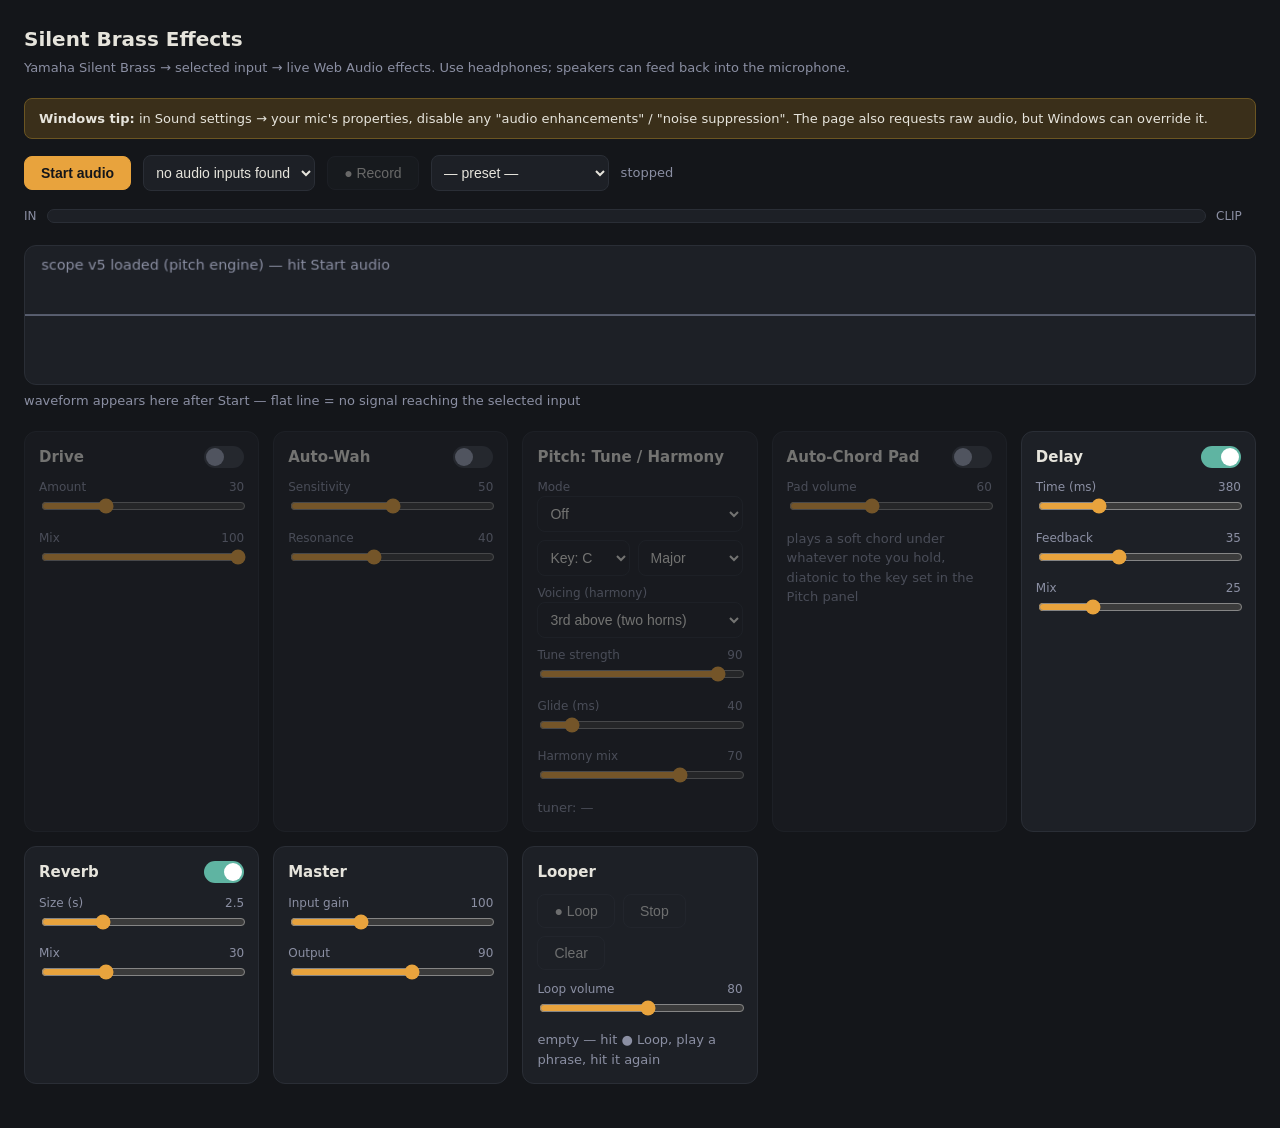
<file: assets/jazz/effects.html>
<!DOCTYPE html>
<html lang="en">
<head>
<meta charset="utf-8">
<meta name="viewport" content="width=device-width, initial-scale=1">
<title>Silent Brass Effects · Jazz Project</title>
<style>
  :root {
    --bg: #14161a;
    --panel: #1d2026;
    --panel-edge: #2a2e36;
    --text: #e6e4dc;
    --dim: #8b8fa3;
    --accent: #e8a33d;
    --accent2: #5fb4a2;
    --danger: #d9534f;
  }
  * { box-sizing: border-box; }
  body {
    margin: 0; padding: 24px;
    background: var(--bg); color: var(--text);
    font: 15px/1.5 system-ui, sans-serif;
  }
  h1 { font-size: 20px; margin: 0 0 4px; }
  .sub { color: var(--dim); margin: 0 0 20px; font-size: 13px; }
  .top { display: flex; gap: 12px; align-items: center; flex-wrap: wrap; margin-bottom: 16px; }
  button {
    background: var(--panel); color: var(--text);
    border: 1px solid var(--panel-edge); border-radius: 8px;
    padding: 8px 16px; font-size: 14px; cursor: pointer;
  }
  button:hover { border-color: var(--accent); }
  button.primary { background: var(--accent); color: #14161a; border-color: var(--accent); font-weight: 600; }
  button.active { background: var(--accent2); color: #14161a; border-color: var(--accent2); font-weight: 600; }
  button.rec { background: var(--danger); color: #fff; border-color: var(--danger); }
  button:disabled { opacity: .4; cursor: default; }
  select {
    background: var(--panel); color: var(--text);
    border: 1px solid var(--panel-edge); border-radius: 8px; padding: 8px; font-size: 14px;
  }
  .status { font-size: 13px; color: var(--dim); }
  .warn {
    background: #3a2f1a; border: 1px solid #6b5522; border-radius: 8px;
    padding: 10px 14px; font-size: 13px; margin-bottom: 16px;
  }
  .meter-wrap { display:flex; align-items:center; gap:10px; margin-bottom: 20px; }
  .meter { flex: 1; height: 14px; background: var(--panel); border-radius: 7px; overflow: hidden; border: 1px solid var(--panel-edge); }
  .meter-fill { height: 100%; width: 0%; background: linear-gradient(90deg, var(--accent2), var(--accent) 70%, var(--danger)); transition: width .05s linear; }
  .clip { font-size: 12px; color: var(--dim); width: 40px; }
  .clip.on { color: var(--danger); font-weight: 700; }
  .rack { display: grid; grid-template-columns: repeat(auto-fit, minmax(230px, 1fr)); gap: 14px; }
  .fx {
    background: var(--panel); border: 1px solid var(--panel-edge);
    border-radius: 12px; padding: 14px;
  }
  .fx.off { opacity: .45; }
  .fx header { display: flex; justify-content: space-between; align-items: center; margin-bottom: 10px; }
  .fx h2 { font-size: 15px; margin: 0; }
  .toggle {
    width: 40px; height: 22px; border-radius: 11px; background: #3a3e48;
    position: relative; cursor: pointer; border: none; padding: 0;
  }
  .toggle::after {
    content: ""; position: absolute; top: 2px; left: 2px;
    width: 18px; height: 18px; border-radius: 50%; background: #9aa0b4; transition: left .12s;
  }
  .toggle.on { background: var(--accent2); }
  .toggle.on::after { left: 20px; background: #fff; }
  .ctl { margin: 8px 0; }
  .ctl label { display: flex; justify-content: space-between; font-size: 12px; color: var(--dim); }
  .ctl input[type=range] { width: 100%; accent-color: var(--accent); }
  .looper-row { display: flex; gap: 8px; margin-top: 8px; flex-wrap: wrap; }
  .footer { margin-top: 20px; font-size: 12px; color: var(--dim); }
  a { color: var(--accent2); }
</style>
</head>
<body>
<h1>Silent Brass Effects</h1>
<p class="sub">Yamaha Silent Brass → selected input → live Web Audio effects. Use headphones; speakers can feed back into the microphone.</p>

<div class="warn" id="enhanceWarn">
  <b>Windows tip:</b> in Sound settings → your mic's properties, disable any "audio enhancements" / "noise suppression". The page also requests raw audio, but Windows can override it.
</div>

<div class="top">
  <button class="primary" id="startBtn">Start audio</button>
  <select id="deviceSel" title="Input device"><option>inputs appear after start…</option></select>
  <button id="recBtn" disabled>● Record</button>
  <select id="presetSel">
    <option value="">— preset —</option>
    <option value="hall">Big Hall</option>
    <option value="space">Space Echo</option>
    <option value="miles">Miles '73 (wah + drive)</option>
    <option value="dry">Almost Dry</option>
    <option value="twohorns">Two Horns (3rds)</option>
    <option value="hardtune">Hard-Tune (robot)</option>
    <option value="gospel">Gospel Pad</option>
  </select>
  <span class="status" id="status">stopped</span>
</div>

<div class="meter-wrap">
  <span style="font-size:12px;color:var(--dim)">IN</span>
  <div class="meter"><div class="meter-fill" id="meterFill"></div></div>
  <span class="clip" id="clipInd">CLIP</span>
</div>

<canvas id="scope" width="1200" height="140" style="width:100%;height:140px;background:var(--panel);border:1px solid var(--panel-edge);border-radius:12px;margin-bottom:20px;display:block"></canvas>
<p class="status" style="margin:-14px 0 20px" id="scopeInfo">waveform appears here after Start — flat line = no signal reaching the selected input</p>

<div class="rack">

  <div class="fx off" data-fx="drive">
    <header><h2>Drive</h2><button class="toggle" data-toggle="drive"></button></header>
    <div class="ctl"><label>Amount <span>30</span></label><input type="range" data-param="drive.amount" min="0" max="100" value="30"></div>
    <div class="ctl"><label>Mix <span>100</span></label><input type="range" data-param="drive.mix" min="0" max="100" value="100"></div>
  </div>

  <div class="fx off" data-fx="wah">
    <header><h2>Auto-Wah</h2><button class="toggle" data-toggle="wah"></button></header>
    <div class="ctl"><label>Sensitivity <span>50</span></label><input type="range" data-param="wah.sens" min="0" max="100" value="50"></div>
    <div class="ctl"><label>Resonance <span>40</span></label><input type="range" data-param="wah.q" min="0" max="100" value="40"></div>
  </div>

  <div class="fx off" data-fx="pitch" id="pitchPanel">
    <header><h2>Pitch: Tune / Harmony</h2></header>
    <div class="ctl"><label>Mode</label>
      <select id="pitchMode" style="width:100%">
        <option value="off">Off</option>
        <option value="tune">Autotune</option>
        <option value="harmony">Harmony</option>
      </select>
    </div>
    <div class="ctl" style="display:flex;gap:8px">
      <select id="keySel" style="flex:1"></select>
      <select id="scaleSel" style="flex:1">
        <option value="major">Major</option>
        <option value="minor">Minor</option>
        <option value="mixolydian">Mixolydian</option>
        <option value="blues">Blues</option>
        <option value="chromatic">Chromatic</option>
      </select>
    </div>
    <div class="ctl"><label>Voicing (harmony)</label>
      <select id="voicingSel" style="width:100%">
        <option value="third">3rd above (two horns)</option>
        <option value="triad">3rd + 5th (section)</option>
        <option value="fifthdown">5th below (fat)</option>
        <option value="octaves">Octaves</option>
      </select>
    </div>
    <div class="ctl"><label>Tune strength <span>90</span></label><input type="range" data-param="pitch.strength" min="0" max="100" value="90"></div>
    <div class="ctl"><label>Glide (ms) <span>40</span></label><input type="range" data-param="pitch.glide" min="2" max="300" value="40"></div>
    <div class="ctl"><label>Harmony mix <span>70</span></label><input type="range" data-param="pitch.mix" min="0" max="100" value="70"></div>
    <div class="status" id="tuner">tuner: —</div>
  </div>

  <div class="fx off" data-fx="pad">
    <header><h2>Auto-Chord Pad</h2><button class="toggle" data-toggle="pad"></button></header>
    <div class="ctl"><label>Pad volume <span>60</span></label><input type="range" data-param="pad.vol" min="0" max="150" value="60"></div>
    <div class="status">plays a soft chord under whatever note you hold, diatonic to the key set in the Pitch panel</div>
  </div>

  <div class="fx" data-fx="delay">
    <header><h2>Delay</h2><button class="toggle on" data-toggle="delay"></button></header>
    <div class="ctl"><label>Time (ms) <span>380</span></label><input type="range" data-param="delay.time" min="60" max="1200" value="380"></div>
    <div class="ctl"><label>Feedback <span>35</span></label><input type="range" data-param="delay.fb" min="0" max="90" value="35"></div>
    <div class="ctl"><label>Mix <span>25</span></label><input type="range" data-param="delay.mix" min="0" max="100" value="25"></div>
  </div>

  <div class="fx" data-fx="reverb">
    <header><h2>Reverb</h2><button class="toggle on" data-toggle="reverb"></button></header>
    <div class="ctl"><label>Size (s) <span>2.5</span></label><input type="range" data-param="reverb.size" min="0.3" max="8" step="0.1" value="2.5"></div>
    <div class="ctl"><label>Mix <span>30</span></label><input type="range" data-param="reverb.mix" min="0" max="100" value="30"></div>
  </div>

  <div class="fx" data-fx="master">
    <header><h2>Master</h2></header>
    <div class="ctl"><label>Input gain <span>100</span></label><input type="range" data-param="master.input" min="0" max="300" value="100"></div>
    <div class="ctl"><label>Output <span>90</span></label><input type="range" data-param="master.output" min="0" max="150" value="90"></div>
  </div>

  <div class="fx" data-fx="looper">
    <header><h2>Looper</h2></header>
    <div class="looper-row">
      <button id="loopRecBtn" disabled>● Loop</button>
      <button id="loopStopBtn" disabled>Stop</button>
      <button id="loopClearBtn" disabled>Clear</button>
    </div>
    <div class="ctl" style="margin-top:10px"><label>Loop volume <span>80</span></label><input type="range" data-param="looper.vol" min="0" max="150" value="80"></div>
    <div class="status" id="loopStatus">empty — hit ● Loop, play a phrase, hit it again</div>
  </div>

</div>

<p class="footer" id="latency"></p>

<script>
"use strict";

const $ = (s) => document.querySelector(s);

window.addEventListener("error", (e) => {
  $("#status").textContent = "JS error: " + e.message;
});
window.addEventListener("unhandledrejection", (e) => {
  $("#status").textContent = "error: " + (e.reason && e.reason.message || e.reason);
});

// draw an idle scope line immediately so we know the page (v3) actually loaded
window.addEventListener("DOMContentLoaded", () => {
  const scope = $("#scope"), sctx = scope.getContext("2d");
  sctx.strokeStyle = "#5a5f70"; sctx.lineWidth = 2;
  sctx.beginPath(); sctx.moveTo(0, scope.height / 2); sctx.lineTo(scope.width, scope.height / 2); sctx.stroke();
  sctx.fillStyle = "#8b8fa3"; sctx.font = "14px system-ui";
  sctx.fillText("scope v5 loaded (pitch engine) — hit Start audio", 16, 24);
});
const state = {
  ctx: null, stream: null, source: null,
  nodes: {}, enabled: { drive: false, wah: false, delay: true, reverb: true, pad: false },
  params: {
    drive: { amount: 30, mix: 100 },
    wah: { sens: 50, q: 40 },
    delay: { time: 380, fb: 35, mix: 25 },
    reverb: { size: 2.5, mix: 30 },
    master: { input: 100, output: 90 },
    looper: { vol: 80 },
    pitch: { strength: 90, glide: 40, mix: 70 },
    pad: { vol: 60 },
  },
  pitchCfg: { mode: "off", keyRoot: 0, scaleName: "major", voicing: "third" },
  recorder: null, recChunks: [],
  looper: { recorder: null, chunks: [], sourceNode: null, buffer: null, state: "empty" },
};

const RAW_AUDIO = {
  echoCancellation: false,
  noiseSuppression: false,
  autoGainControl: false,
  channelCount: 1,
};

function makeImpulse(ctx, seconds) {
  const rate = ctx.sampleRate, len = Math.max(1, Math.floor(rate * seconds));
  const buf = ctx.createBuffer(2, len, rate);
  for (let ch = 0; ch < 2; ch++) {
    const d = buf.getChannelData(ch);
    for (let i = 0; i < len; i++) {
      d[i] = (Math.random() * 2 - 1) * Math.pow(1 - i / len, 2.2);
    }
  }
  return buf;
}

function makeDriveCurve(amount) {
  const k = amount * 4, n = 1024, curve = new Float32Array(n);
  for (let i = 0; i < n; i++) {
    const x = (i / (n - 1)) * 2 - 1;
    curve[i] = ((3 + k) * x * 20 * Math.PI / 180) / (Math.PI + k * Math.abs(x));
  }
  return curve;
}

const SCALES = {
  major: [0, 2, 4, 5, 7, 9, 11],
  minor: [0, 2, 3, 5, 7, 8, 10],
  mixolydian: [0, 2, 4, 5, 7, 9, 10],
  blues: [0, 3, 5, 6, 7, 10],
  chromatic: [0, 1, 2, 3, 4, 5, 6, 7, 8, 9, 10, 11],
};
const NOTE_NAMES = ["C", "C#", "D", "D#", "E", "F", "F#", "G", "G#", "A", "A#", "B"];

function sendPitch() {
  $("#pitchPanel").classList.toggle("off", state.pitchCfg.mode === "off");
  if (!state.nodes.pitch) return;
  state.nodes.pitch.port.postMessage({
    mode: state.pitchCfg.mode,
    keyRoot: state.pitchCfg.keyRoot,
    scale: SCALES[state.pitchCfg.scaleName],
    voicing: state.pitchCfg.voicing,
    strength: state.params.pitch.strength / 100,
    glideMs: state.params.pitch.glide,
    harmMix: state.params.pitch.mix / 100,
  });
  $("#pitchPanel").classList.toggle("off", state.pitchCfg.mode === "off");
}

const padState = { lastMidi: 0, stable: 0, silent: 0 };

function setPadChord(rootMidi, t) {
  const scale = SCALES[state.pitchCfg.scaleName];
  const pc = ((rootMidi - state.pitchCfg.keyRoot) % 12 + 12) % 12;
  let deg = 0, bd = 99;
  scale.forEach((s, i) => {
    const d = Math.min(((pc - s) % 12 + 12) % 12, ((s - pc) % 12 + 12) % 12);
    if (d < bd) { bd = d; deg = i; }
  });
  const step = (n) => {
    const L = scale.length, idx = deg + n, oct = Math.floor(idx / L);
    return scale[idx % L] + 12 * oct - scale[deg];
  };
  const base = rootMidi - 12;
  [0, step(2), step(4)].forEach((semi, i) => {
    const f = 440 * Math.pow(2, (base + semi - 69) / 12);
    state.nodes.padOscs[i].frequency.setTargetAtTime(f, t, 0.03);
  });
}

function onPitchMsg(d) {
  if (d.f0) {
    const r = Math.round(d.midi);
    const cents = Math.round((d.midi - r) * 100);
    $("#tuner").textContent =
      `tuner: ${NOTE_NAMES[((r % 12) + 12) % 12]}${Math.floor(r / 12) - 1} ` +
      `${cents >= 0 ? "+" : ""}${cents}¢ · ${d.f0.toFixed(1)} Hz`;
  } else {
    $("#tuner").textContent = "tuner: —";
  }
  if (!state.ctx || !state.nodes.padEnv) return;
  const t = state.ctx.currentTime;
  if (state.enabled.pad && d.f0 && d.rms > 0.01) {
    const r = Math.round(d.midi);
    if (r === padState.lastMidi) padState.stable++;
    else { padState.lastMidi = r; padState.stable = 0; }
    padState.silent = 0;
    if (padState.stable === 2) setPadChord(r, t);
    state.nodes.padEnv.gain.setTargetAtTime(0.5, t, 0.1);
  } else {
    padState.silent++;
    if (padState.silent > 8) state.nodes.padEnv.gain.setTargetAtTime(0, t, 0.4);
  }
}

async function start() {
  const ctx = new AudioContext({ latencyHint: "interactive" });
  state.ctx = ctx;
  await ctx.audioWorklet.addModule("pitch-worklet.js?v=1");
  const deviceId = $("#deviceSel").value || undefined;
  const stream = await navigator.mediaDevices.getUserMedia({
    audio: deviceId && deviceId !== "default-placeholder" ? { ...RAW_AUDIO, deviceId: { exact: deviceId } } : RAW_AUDIO,
  });
  state.stream = stream;
  await listDevices();

  const n = state.nodes;
  n.input = ctx.createGain();
  n.analyser = ctx.createAnalyser();
  n.analyser.fftSize = 2048;

  n.pitch = new AudioWorkletNode(ctx, "pitch-engine", {
    numberOfInputs: 1, numberOfOutputs: 1, outputChannelCount: [1],
  });
  n.pitch.port.onmessage = (e) => onPitchMsg(e.data);

  // auto-chord pad synth: 3 detuned saws -> lowpass -> envelope -> volume
  n.padGain = ctx.createGain(); n.padGain.gain.value = 0;
  n.padEnv = ctx.createGain(); n.padEnv.gain.value = 0;
  n.padFilter = ctx.createBiquadFilter();
  n.padFilter.type = "lowpass"; n.padFilter.frequency.value = 900;
  n.padOscs = [0, 1, 2].map(() => {
    const o = ctx.createOscillator(); o.type = "sawtooth";
    const g = ctx.createGain(); g.gain.value = 0.25;
    o.connect(g); g.connect(n.padFilter); o.start();
    return o;
  });
  n.padFilter.connect(n.padEnv); n.padEnv.connect(n.padGain);

  // drive
  n.driveShaper = ctx.createWaveShaper();
  n.driveShaper.oversample = "4x";
  n.driveWet = ctx.createGain(); n.driveDry = ctx.createGain(); n.driveOut = ctx.createGain();
  // wah
  n.wahFilter = ctx.createBiquadFilter(); n.wahFilter.type = "bandpass";
  n.wahBypassDry = ctx.createGain(); n.wahWet = ctx.createGain(); n.wahOut = ctx.createGain();
  // delay
  n.delay = ctx.createDelay(2.0); n.delayFb = ctx.createGain();
  n.delayWet = ctx.createGain(); n.delayDry = ctx.createGain(); n.delayOut = ctx.createGain();
  n.delayTone = ctx.createBiquadFilter(); n.delayTone.type = "lowpass"; n.delayTone.frequency.value = 3500;
  // reverb
  n.convolver = ctx.createConvolver();
  n.convolver.buffer = makeImpulse(ctx, state.params.reverb.size);
  n.reverbWet = ctx.createGain(); n.reverbDry = ctx.createGain(); n.reverbOut = ctx.createGain();
  // master / looper / record
  n.master = ctx.createGain();
  n.looperGain = ctx.createGain();
  n.recDest = ctx.createMediaStreamDestination();

  state.source = ctx.createMediaStreamSource(stream);
  state.source.connect(n.input);
  n.input.connect(n.analyser);

  // chain: input -> pitch engine -> drive -> wah -> delay -> reverb -> master
  n.input.connect(n.pitch);
  n.pitch.connect(n.driveShaper); n.driveShaper.connect(n.driveWet); n.driveWet.connect(n.driveOut);
  n.pitch.connect(n.driveDry); n.driveDry.connect(n.driveOut);

  n.driveOut.connect(n.wahFilter); n.wahFilter.connect(n.wahWet); n.wahWet.connect(n.wahOut);
  n.driveOut.connect(n.wahBypassDry); n.wahBypassDry.connect(n.wahOut);

  n.wahOut.connect(n.delayTone); n.delayTone.connect(n.delay);
  n.delay.connect(n.delayFb); n.delayFb.connect(n.delay);
  n.delay.connect(n.delayWet); n.delayWet.connect(n.delayOut);
  n.wahOut.connect(n.delayDry); n.delayDry.connect(n.delayOut);

  n.delayOut.connect(n.convolver); n.convolver.connect(n.reverbWet); n.reverbWet.connect(n.reverbOut);
  n.delayOut.connect(n.reverbDry); n.reverbDry.connect(n.reverbOut);

  n.reverbOut.connect(n.master);
  n.looperGain.connect(n.master);
  n.padGain.connect(n.master);
  n.master.connect(ctx.destination);
  n.master.connect(n.recDest);

  applyAllParams();
  for (const fx of Object.keys(state.enabled)) applyEnabled(fx);

  $("#recBtn").disabled = false;
  $("#loopRecBtn").disabled = false;
  $("#startBtn").textContent = "Stop audio";
  $("#status").textContent = "live";
  runMeter();
  reportLatency();
}

function stop() {
  if (state.stream) state.stream.getTracks().forEach((t) => t.stop());
  if (state.ctx) state.ctx.close();
  state.ctx = null; state.nodes = {};
  $("#startBtn").textContent = "Start audio";
  $("#status").textContent = "stopped";
  $("#recBtn").disabled = true;
  $("#loopRecBtn").disabled = true; $("#loopStopBtn").disabled = true; $("#loopClearBtn").disabled = true;
}

window.addEventListener("message", (event) => {
  if (event.origin !== location.origin || event.data?.type !== "jazz:effects-stop") return;
  if (state.ctx) stop();
});

async function listDevices() {
  const devices = await navigator.mediaDevices.enumerateDevices();
  const inputs = devices.filter((d) => d.kind === "audioinput");
  const sel = $("#deviceSel");
  const current = sel.value;
  sel.innerHTML = "";
  inputs.forEach((d, i) => {
    const o = document.createElement("option");
    o.value = d.deviceId;
    o.textContent = d.label || "input " + (i + 1) + " (names appear after Start)";
    sel.appendChild(o);
  });
  if (!inputs.length) {
    const o = document.createElement("option");
    o.value = ""; o.textContent = "no audio inputs found";
    sel.appendChild(o);
  }
  if (current && [...sel.options].some((o) => o.value === current)) sel.value = current;
}
navigator.mediaDevices.addEventListener("devicechange", () => listDevices());
window.addEventListener("DOMContentLoaded", () => listDevices());

function applyEnabled(fx) {
  const n = state.nodes, on = state.enabled[fx], p = state.params;
  if (!state.ctx) return;
  if (fx === "drive") {
    n.driveWet.gain.value = on ? p.drive.mix / 100 : 0;
    n.driveDry.gain.value = on ? 1 - p.drive.mix / 100 : 1;
  } else if (fx === "wah") {
    n.wahWet.gain.value = on ? 1 : 0;
    n.wahBypassDry.gain.value = on ? 0 : 1;
  } else if (fx === "delay") {
    n.delayWet.gain.value = on ? p.delay.mix / 100 : 0;
    n.delayDry.gain.value = 1;
  } else if (fx === "reverb") {
    n.reverbWet.gain.value = on ? p.reverb.mix / 100 * 1.6 : 0;
    n.reverbDry.gain.value = 1;
  } else if (fx === "pad") {
    n.padGain.gain.value = on ? p.pad.vol / 100 : 0;
    if (!on && n.padEnv) n.padEnv.gain.setTargetAtTime(0, state.ctx.currentTime, 0.1);
  }
}

function applyAllParams() {
  const n = state.nodes, p = state.params;
  if (!state.ctx) return;
  n.input.gain.value = p.master.input / 100;
  n.master.gain.value = p.master.output / 100;
  n.driveShaper.curve = makeDriveCurve(p.drive.amount);
  n.delay.delayTime.value = p.delay.time / 1000;
  n.delayFb.gain.value = p.delay.fb / 100;
  n.wahFilter.Q.value = 1 + p.wah.q / 8;
  n.looperGain.gain.value = p.looper.vol / 100;
  sendPitch();
  for (const fx of Object.keys(state.enabled)) applyEnabled(fx);
}

function setReverbSize(sec) {
  if (state.ctx) state.nodes.convolver.buffer = makeImpulse(state.ctx, sec);
}

// meter + auto-wah envelope follower
function runMeter() {
  const n = state.nodes;
  const buf = new Float32Array(n.analyser.fftSize);
  const scope = $("#scope"), sctx = scope.getContext("2d");
  let clipHold = 0, env = 0;
  const tick = () => {
    if (!state.ctx) return;
    n.analyser.getFloatTimeDomainData(buf);
    let peak = 0;
    for (let i = 0; i < buf.length; i++) { const a = Math.abs(buf[i]); if (a > peak) peak = a; }
    // oscilloscope
    const W = scope.width, H = scope.height, mid = H / 2;
    sctx.clearRect(0, 0, W, H);
    sctx.strokeStyle = "#2a2e36"; sctx.lineWidth = 1;
    sctx.beginPath(); sctx.moveTo(0, mid); sctx.lineTo(W, mid); sctx.stroke();
    sctx.strokeStyle = peak > 0.005 ? "#e8a33d" : "#5a5f70"; sctx.lineWidth = 2;
    sctx.beginPath();
    for (let i = 0; i < buf.length; i++) {
      const x = (i / buf.length) * W, y = mid - buf[i] * (mid - 4);
      i === 0 ? sctx.moveTo(x, y) : sctx.lineTo(x, y);
    }
    sctx.stroke();
    const track = state.stream && state.stream.getAudioTracks()[0];
    $("#scopeInfo").textContent =
      `input: ${track ? track.label : "?"} · peak ${(20 * Math.log10(peak || 1e-6)).toFixed(0)} dBFS` +
      (peak < 0.002 ? " — essentially silence at this input" : "");
    $("#meterFill").style.width = Math.min(100, peak * 130) + "%";
    if (peak > 0.98) clipHold = 60;
    if (clipHold > 0) { clipHold--; $("#clipInd").classList.add("on"); } else $("#clipInd").classList.remove("on");
    // envelope-follow the wah filter frequency
    env = Math.max(peak, env * 0.94);
    if (state.enabled.wah) {
      const sens = state.params.wah.sens / 100;
      const f = 350 + Math.min(1, env * (1 + sens * 6)) * 1800;
      n.wahFilter.frequency.setTargetAtTime(f, state.ctx.currentTime, 0.03);
    }
    requestAnimationFrame(tick);
  };
  tick();
}

function reportLatency() {
  const c = state.ctx;
  setTimeout(() => {
    if (!state.ctx) return;
    const base = (c.baseLatency || 0) * 1000;
    const out = (c.outputLatency || 0) * 1000;
    $("#latency").textContent =
      `Sample rate ${c.sampleRate} Hz · processing latency ~${base.toFixed(1)} ms · output latency ~${out.toFixed(1)} ms (mic input latency adds more — if it feels laggy, that's your onboard sound card, not the effects).`;
  }, 500);
}

// ---- recording (wet signal) ----
function toggleRecord() {
  if (state.recorder) {
    state.recorder.stop();
    return;
  }
  const rec = new MediaRecorder(state.nodes.recDest.stream);
  state.recChunks = [];
  rec.ondataavailable = (e) => state.recChunks.push(e.data);
  rec.onstop = () => {
    const blob = new Blob(state.recChunks, { type: rec.mimeType });
    const a = document.createElement("a");
    a.href = URL.createObjectURL(blob);
    a.download = "trumpet-fx-" + new Date().toISOString().replace(/[:.]/g, "-") + ".webm";
    a.click();
    state.recorder = null;
    $("#recBtn").textContent = "● Record";
    $("#recBtn").classList.remove("rec");
    $("#status").textContent = "live";
  };
  rec.start();
  state.recorder = rec;
  $("#recBtn").textContent = "■ Stop & save";
  $("#recBtn").classList.add("rec");
  $("#status").textContent = "recording…";
}

// ---- looper ----
function looperTapRecord() {
  const L = state.looper;
  if (L.state === "empty" || L.state === "stopped") {
    // record the WET signal so loops carry their effects
    const rec = new MediaRecorder(state.nodes.recDest.stream);
    L.chunks = [];
    rec.ondataavailable = (e) => L.chunks.push(e.data);
    rec.onstop = async () => {
      const blob = new Blob(L.chunks, { type: rec.mimeType });
      const buf = await state.ctx.decodeAudioData(await blob.arrayBuffer());
      L.buffer = buf;
      playLoop();
    };
    rec.start();
    L.recorder = rec;
    L.state = "recording";
    $("#loopRecBtn").textContent = "■ Set loop";
    $("#loopRecBtn").classList.add("rec");
    $("#loopStatus").textContent = "recording loop…";
  } else if (L.state === "recording") {
    L.recorder.stop();
    L.recorder = null;
    $("#loopRecBtn").textContent = "● Loop";
    $("#loopRecBtn").classList.remove("rec");
  }
}

function playLoop() {
  const L = state.looper;
  if (!L.buffer) return;
  const src = state.ctx.createBufferSource();
  src.buffer = L.buffer; src.loop = true;
  src.connect(state.nodes.looperGain);
  src.start();
  L.sourceNode = src;
  L.state = "playing";
  $("#loopStatus").textContent = `looping ${L.buffer.duration.toFixed(1)}s — play over it`;
  $("#loopStopBtn").disabled = false;
  $("#loopClearBtn").disabled = false;
}

function loopStop() {
  const L = state.looper;
  if (L.sourceNode) { L.sourceNode.stop(); L.sourceNode = null; }
  if (L.state === "playing") {
    L.state = "stopped";
    $("#loopStatus").textContent = "loop stopped — ● Loop records a new one, Clear discards";
  }
}

function loopClear() {
  loopStop();
  state.looper.buffer = null;
  state.looper.state = "empty";
  $("#loopStatus").textContent = "empty — hit ● Loop, play a phrase, hit it again";
  $("#loopStopBtn").disabled = true;
  $("#loopClearBtn").disabled = true;
}

// ---- presets ----
const PRESETS = {
  hall:  { enabled: { drive: false, wah: false, delay: false, reverb: true },
           params: { reverb: { size: 4.5, mix: 45 } } },
  space: { enabled: { drive: false, wah: false, delay: true, reverb: true },
           params: { delay: { time: 450, fb: 55, mix: 40 }, reverb: { size: 2.0, mix: 25 } } },
  miles: { enabled: { drive: true, wah: true, delay: true, reverb: true },
           params: { drive: { amount: 45, mix: 80 }, wah: { sens: 65, q: 55 },
                     delay: { time: 340, fb: 30, mix: 20 }, reverb: { size: 1.2, mix: 15 } } },
  dry:   { enabled: { drive: false, wah: false, delay: false, reverb: true },
           params: { reverb: { size: 0.8, mix: 12 } } },
  twohorns: { enabled: { drive: false, wah: false, delay: false, reverb: true, pad: false },
              params: { reverb: { size: 2.0, mix: 25 }, pitch: { mix: 70, glide: 40 } },
              pitch: { mode: "harmony", voicing: "third" } },
  hardtune: { enabled: { drive: false, wah: false, delay: true, reverb: true, pad: false },
              params: { delay: { time: 300, fb: 20, mix: 15 }, reverb: { size: 1.5, mix: 20 },
                        pitch: { strength: 100, glide: 4 } },
              pitch: { mode: "tune" } },
  gospel: { enabled: { drive: false, wah: false, delay: false, reverb: true, pad: true },
            params: { reverb: { size: 3.0, mix: 35 }, pad: { vol: 60 } },
            pitch: { mode: "off" } },
};

function applyPreset(name) {
  const pre = PRESETS[name];
  if (!pre) return;
  Object.assign(state.enabled, pre.enabled);
  if (pre.pitch) {
    Object.assign(state.pitchCfg, pre.pitch);
    $("#pitchMode").value = state.pitchCfg.mode;
    $("#voicingSel").value = state.pitchCfg.voicing;
  }
  for (const [fx, vals] of Object.entries(pre.params)) Object.assign(state.params[fx], vals);
  // sync UI
  document.querySelectorAll("[data-toggle]").forEach((btn) => {
    const fx = btn.dataset.toggle;
    btn.classList.toggle("on", !!state.enabled[fx]);
    btn.closest(".fx").classList.toggle("off", !state.enabled[fx]);
  });
  document.querySelectorAll("[data-param]").forEach((input) => {
    const [fx, key] = input.dataset.param.split(".");
    input.value = state.params[fx][key];
    input.previousElementSibling.querySelector("span").textContent = input.value;
  });
  setReverbSize(state.params.reverb.size);
  applyAllParams();
}

// ---- wiring ----
$("#startBtn").addEventListener("click", () => (state.ctx ? stop() : start().catch((e) => {
  $("#status").textContent = "error: " + e.message;
})));
$("#recBtn").addEventListener("click", toggleRecord);
$("#deviceSel").addEventListener("change", async () => {
  if (!state.ctx) return;
  const stream = await navigator.mediaDevices.getUserMedia({
    audio: { ...RAW_AUDIO, deviceId: { exact: $("#deviceSel").value } },
  });
  state.stream.getTracks().forEach((t) => t.stop());
  state.source.disconnect();
  state.stream = stream;
  state.source = state.ctx.createMediaStreamSource(stream);
  state.source.connect(state.nodes.input);
});
$("#loopRecBtn").addEventListener("click", looperTapRecord);
$("#loopStopBtn").addEventListener("click", loopStop);
$("#loopClearBtn").addEventListener("click", loopClear);
$("#presetSel").addEventListener("change", (e) => { applyPreset(e.target.value); e.target.value = ""; });

// pitch panel selects
NOTE_NAMES.forEach((nm, i) => {
  const o = document.createElement("option");
  o.value = i; o.textContent = "Key: " + nm;
  $("#keySel").appendChild(o);
});
$("#pitchMode").addEventListener("change", (e) => { state.pitchCfg.mode = e.target.value; sendPitch(); });
$("#keySel").addEventListener("change", (e) => { state.pitchCfg.keyRoot = parseInt(e.target.value, 10); sendPitch(); });
$("#scaleSel").addEventListener("change", (e) => { state.pitchCfg.scaleName = e.target.value; sendPitch(); });
$("#voicingSel").addEventListener("change", (e) => { state.pitchCfg.voicing = e.target.value; sendPitch(); });

document.querySelectorAll("[data-toggle]").forEach((btn) => {
  btn.addEventListener("click", () => {
    const fx = btn.dataset.toggle;
    state.enabled[fx] = !state.enabled[fx];
    btn.classList.toggle("on", state.enabled[fx]);
    btn.closest(".fx").classList.toggle("off", !state.enabled[fx]);
    applyEnabled(fx);
  });
});

document.querySelectorAll("[data-param]").forEach((input) => {
  input.addEventListener("input", () => {
    const [fx, key] = input.dataset.param.split(".");
    const v = parseFloat(input.value);
    state.params[fx][key] = v;
    input.previousElementSibling.querySelector("span").textContent = input.value;
    if (fx === "reverb" && key === "size") setReverbSize(v);
    applyAllParams();
  });
});
</script>
</body>
</html>
</file>
